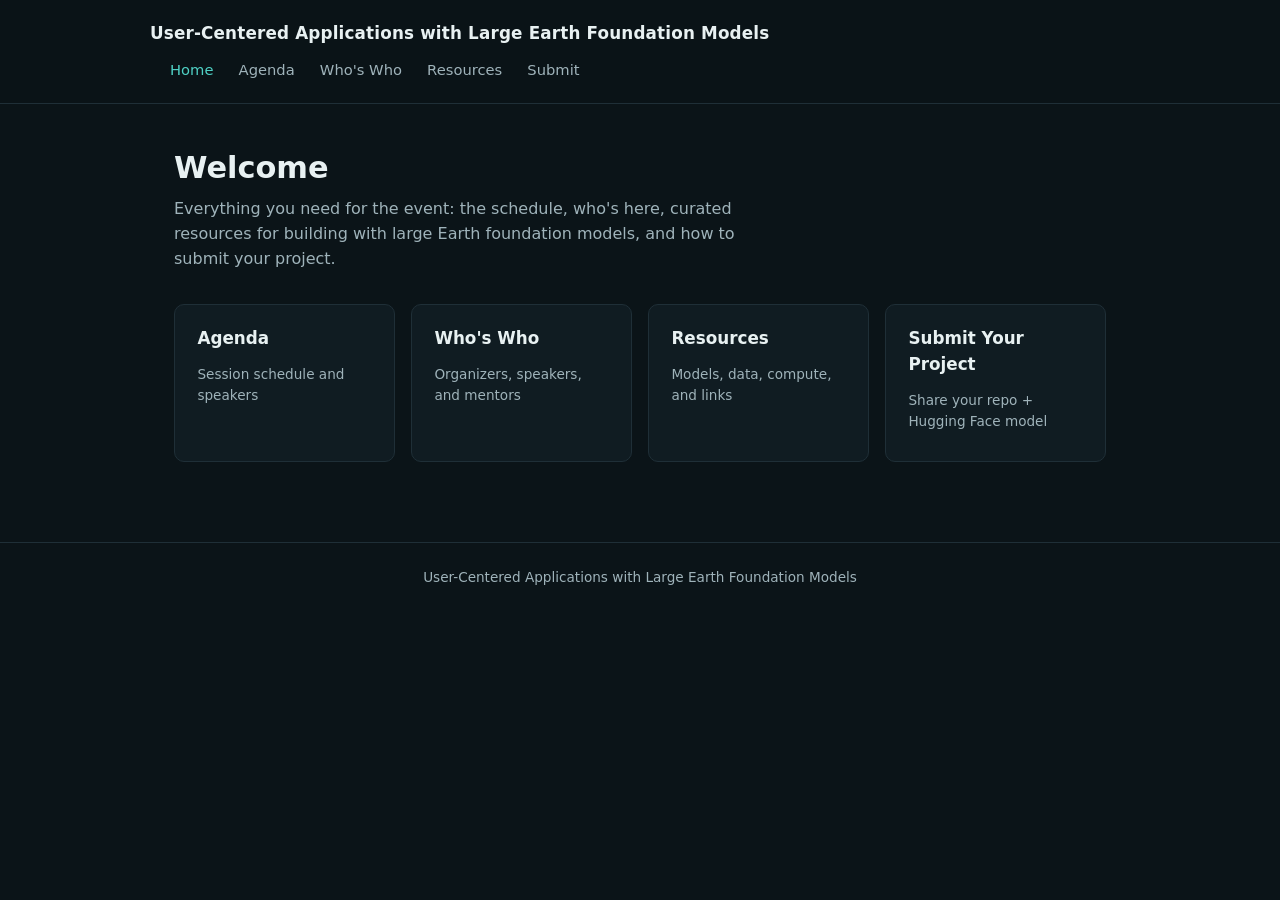
<file: docs/index.html>
<!DOCTYPE html>
<html lang="en">
<head>
<meta charset="UTF-8">
<meta name="viewport" content="width=device-width, initial-scale=1.0">
<title>User-Centered Applications with Large Earth Foundation Models</title>
<link rel="stylesheet" href="assets/style.css">
</head>
<body>
<header class="site-header">
  <div class="inner">
    <h1>User-Centered Applications with Large Earth Foundation Models</h1>
    <nav class="site-nav">
      <a href="index.html" class="active">Home</a>
      <a href="agenda.html">Agenda</a>
      <a href="who-is-who.html">Who's Who</a>
      <a href="resources.html">Resources</a>
      <a href="submit.html">Submit</a>
    </nav>
  </div>
</header>
<main>
  <h2 class="page-title">Welcome</h2>
  <p class="page-lede">
    Everything you need for the event: the schedule, who's here, curated
    resources for building with large Earth foundation models, and how to
    submit your project.
  </p>

  <div class="grid">
    <a class="card" href="agenda.html" style="text-decoration:none;color:inherit">
      <h3>Agenda</h3>
      <p class="meta">Session schedule and speakers</p>
    </a>
    <a class="card" href="who-is-who.html" style="text-decoration:none;color:inherit">
      <h3>Who's Who</h3>
      <p class="meta">Organizers, speakers, and mentors</p>
    </a>
    <a class="card" href="resources.html" style="text-decoration:none;color:inherit">
      <h3>Resources</h3>
      <p class="meta">Models, data, compute, and links</p>
    </a>
    <a class="card" href="submit.html" style="text-decoration:none;color:inherit">
      <h3>Submit Your Project</h3>
      <p class="meta">Share your repo + Hugging Face model</p>
    </a>
  </div>
</main>
<footer>User-Centered Applications with Large Earth Foundation Models</footer>
</body>
</html>
</file>
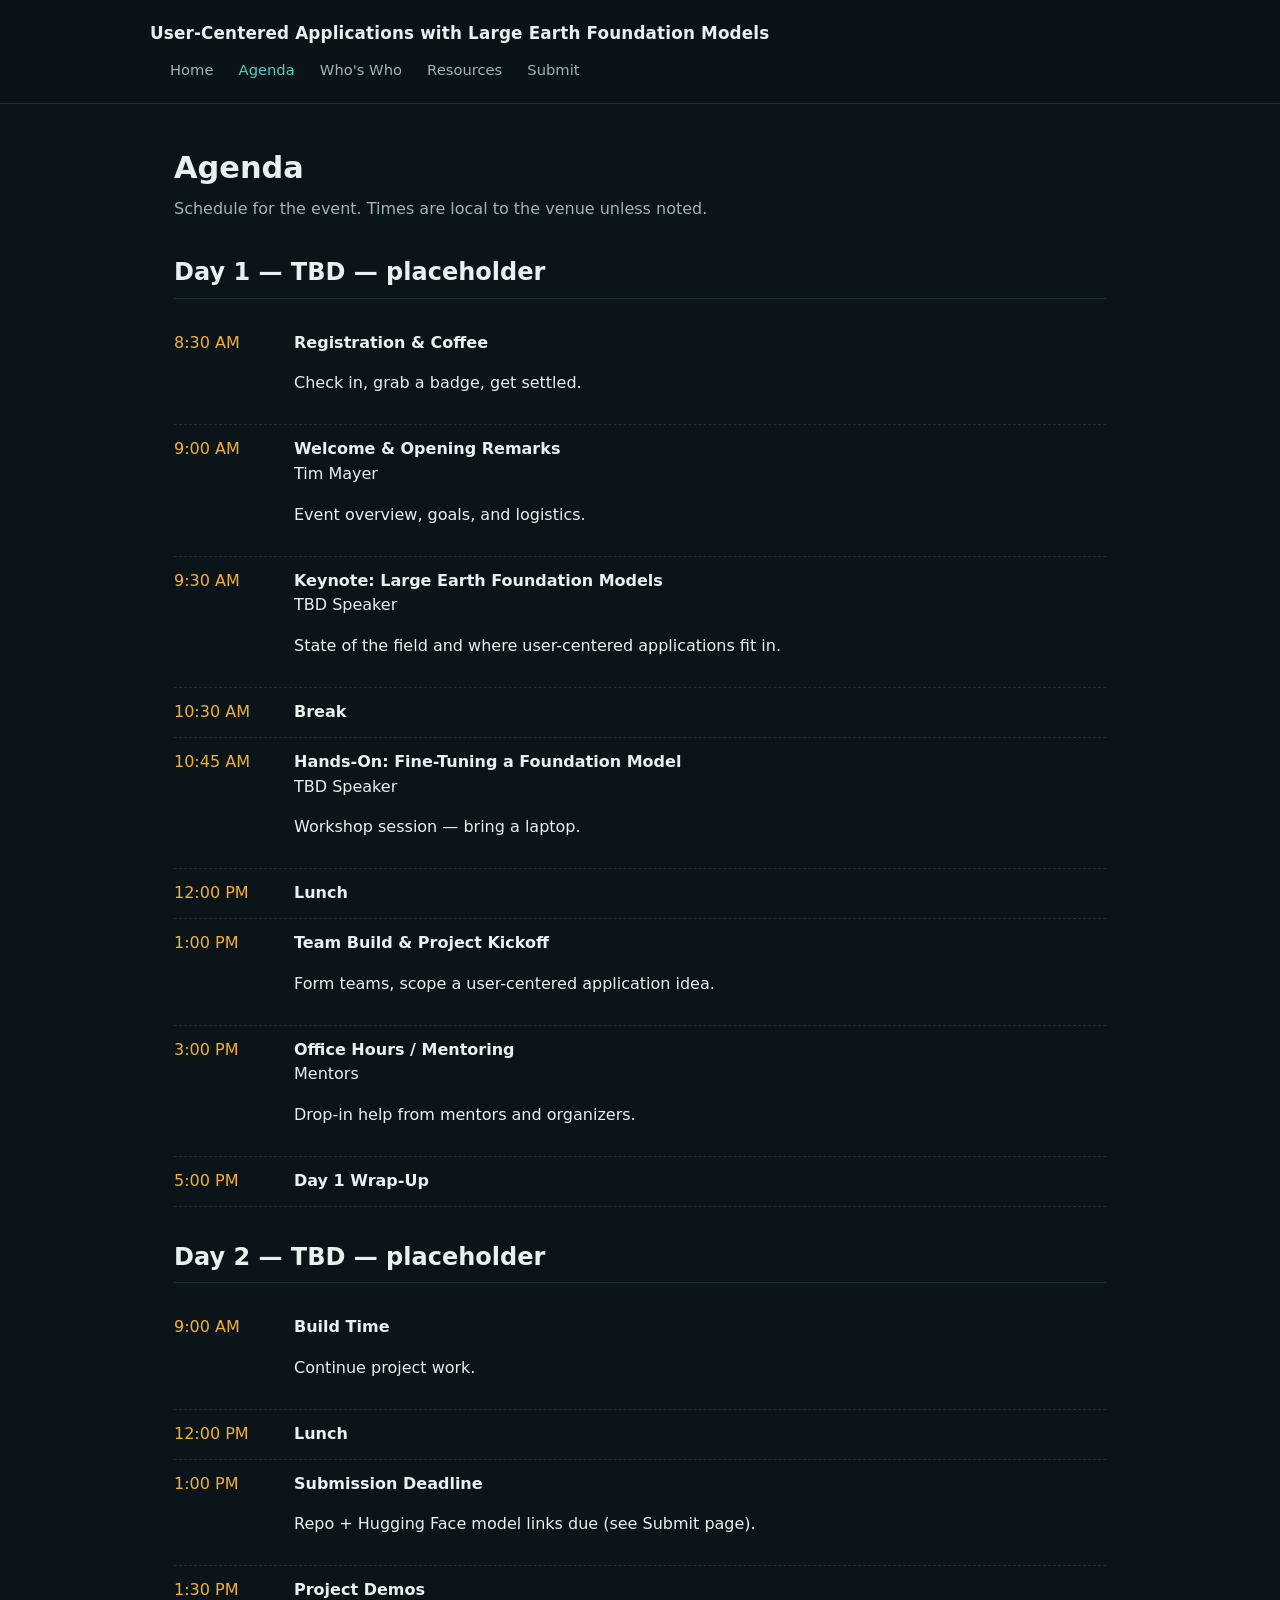
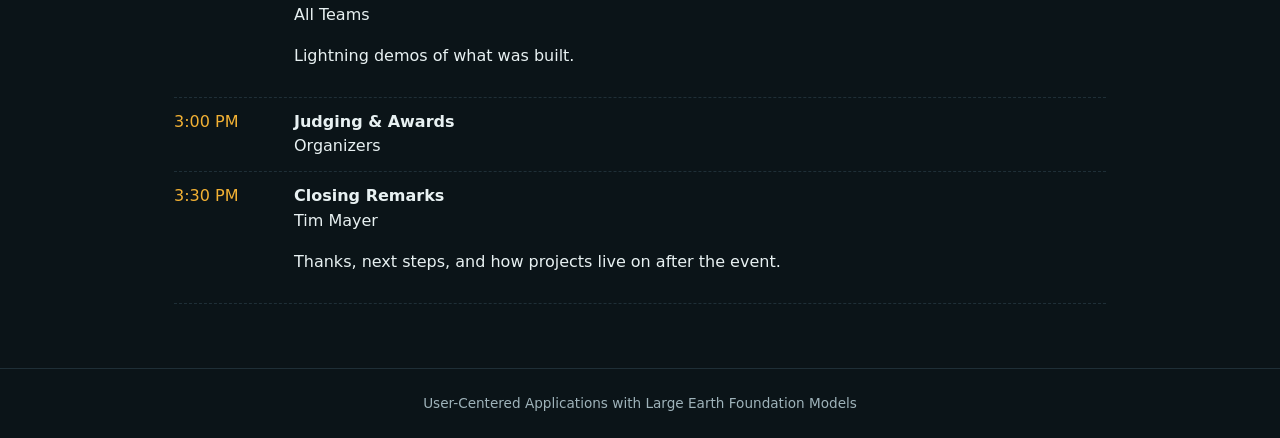
<file: docs/agenda.html>
<!DOCTYPE html>
<html lang="en">
<head>
<meta charset="UTF-8">
<meta name="viewport" content="width=device-width, initial-scale=1.0">
<title>Agenda — UCALEFM</title>
<link rel="stylesheet" href="assets/style.css">
</head>
<body>
<header class="site-header">
  <div class="inner">
    <h1>User-Centered Applications with Large Earth Foundation Models</h1>
    <nav class="site-nav">
      <a href="index.html">Home</a>
      <a href="agenda.html" class="active">Agenda</a>
      <a href="who-is-who.html">Who's Who</a>
      <a href="resources.html">Resources</a>
      <a href="submit.html">Submit</a>
    </nav>
  </div>
</header>
<main>
  <h2 class="page-title">Agenda</h2>
  <p class="page-lede">Schedule for the event. Times are local to the venue unless noted.</p>
  <div id="agenda"></div>
</main>
<footer>User-Centered Applications with Large Earth Foundation Models</footer>
<script src="assets/app.js"></script>
<script>renderAgenda("agenda");</script>
</body>
</html>
</file>
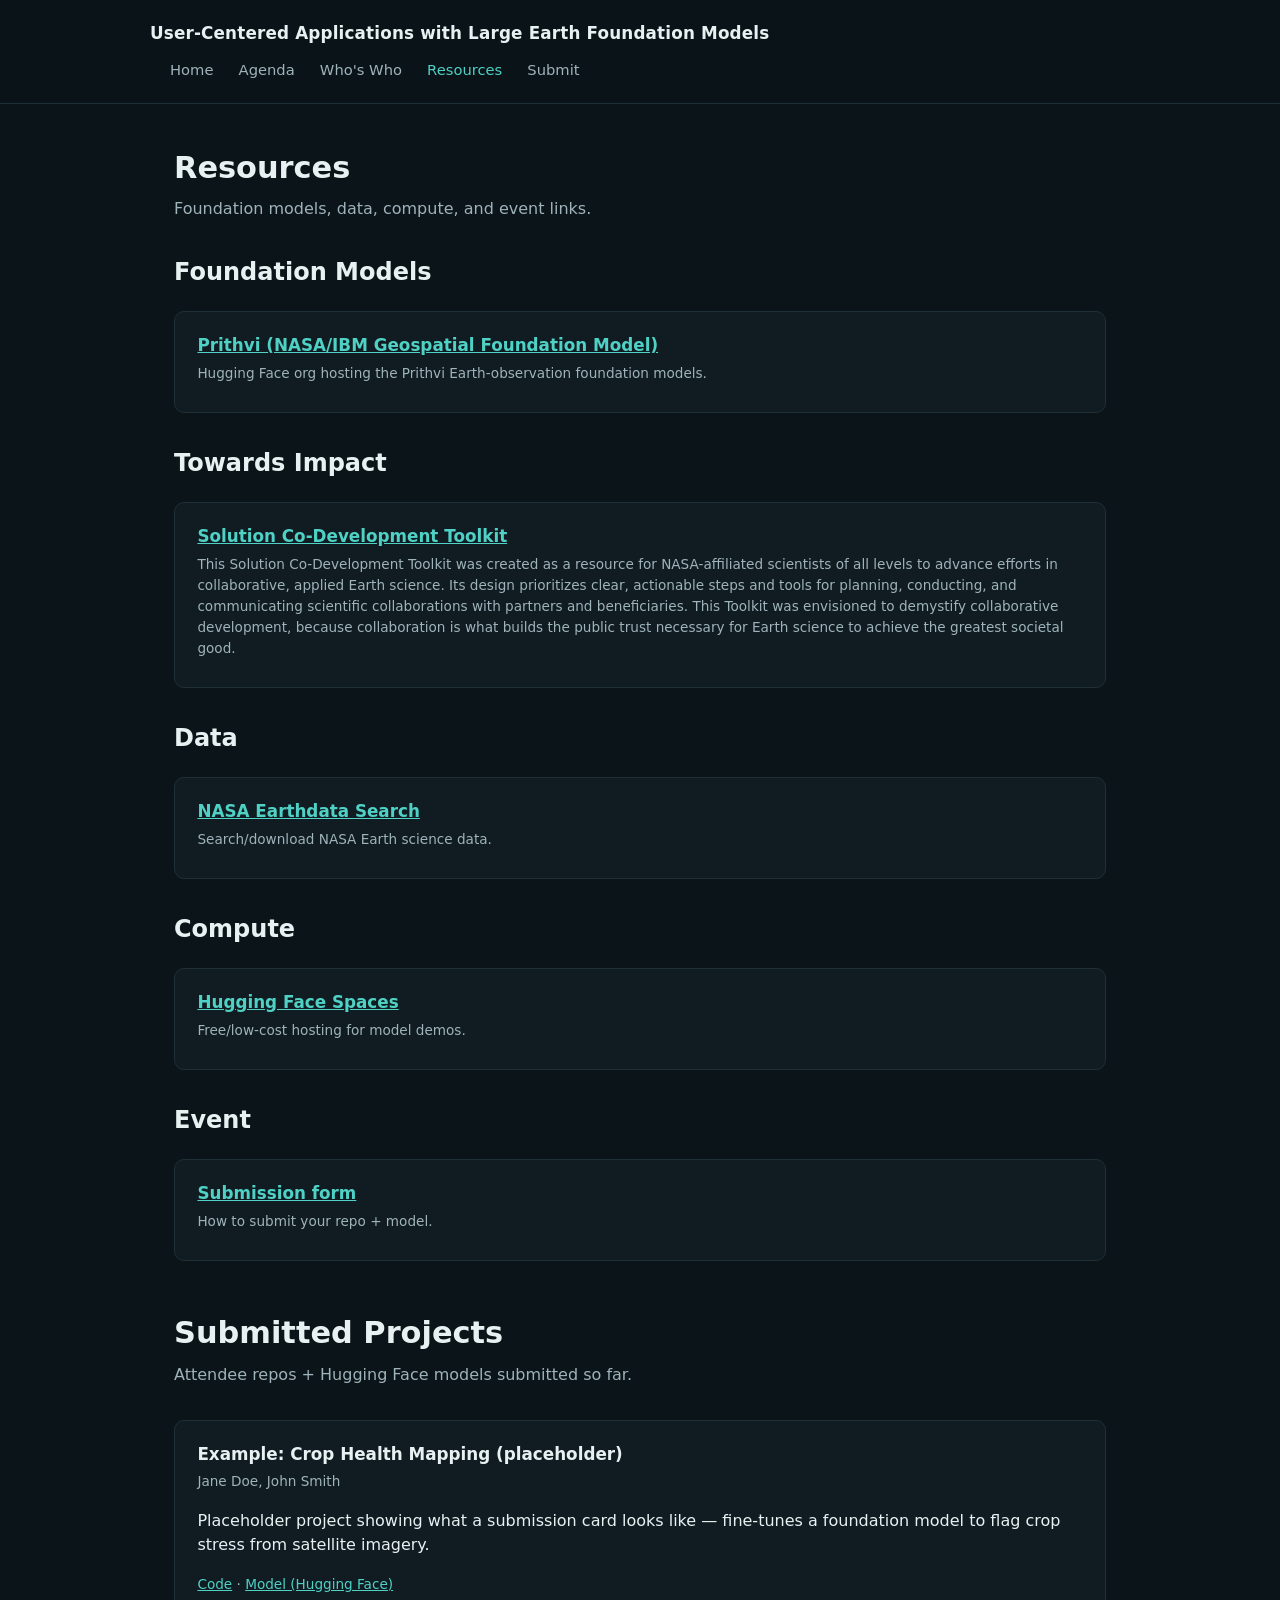
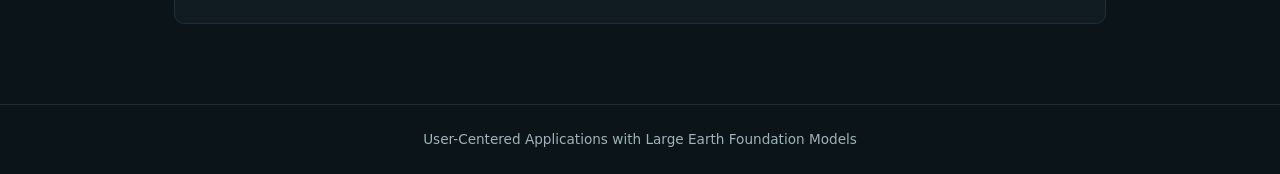
<file: docs/resources.html>
<!DOCTYPE html>
<html lang="en">
<head>
<meta charset="UTF-8">
<meta name="viewport" content="width=device-width, initial-scale=1.0">
<title>Resources — UCALEFM</title>
<link rel="stylesheet" href="assets/style.css">
</head>
<body>
<header class="site-header">
  <div class="inner">
    <h1>User-Centered Applications with Large Earth Foundation Models</h1>
    <nav class="site-nav">
      <a href="index.html">Home</a>
      <a href="agenda.html">Agenda</a>
      <a href="who-is-who.html">Who's Who</a>
      <a href="resources.html" class="active">Resources</a>
      <a href="submit.html">Submit</a>
    </nav>
  </div>
</header>
<main>
  <h2 class="page-title">Resources</h2>
  <p class="page-lede">Foundation models, data, compute, and event links.</p>
  <div id="resources"></div>

  <h2 class="page-title" style="margin-top:3rem">Submitted Projects</h2>
  <p class="page-lede">Attendee repos + Hugging Face models submitted so far.</p>
  <div id="submissions"></div>
</main>
<footer>User-Centered Applications with Large Earth Foundation Models</footer>
<script src="assets/app.js"></script>
<script>
  renderResources("resources");
  renderSubmissions("submissions");
</script>
</body>
</html>
</file>
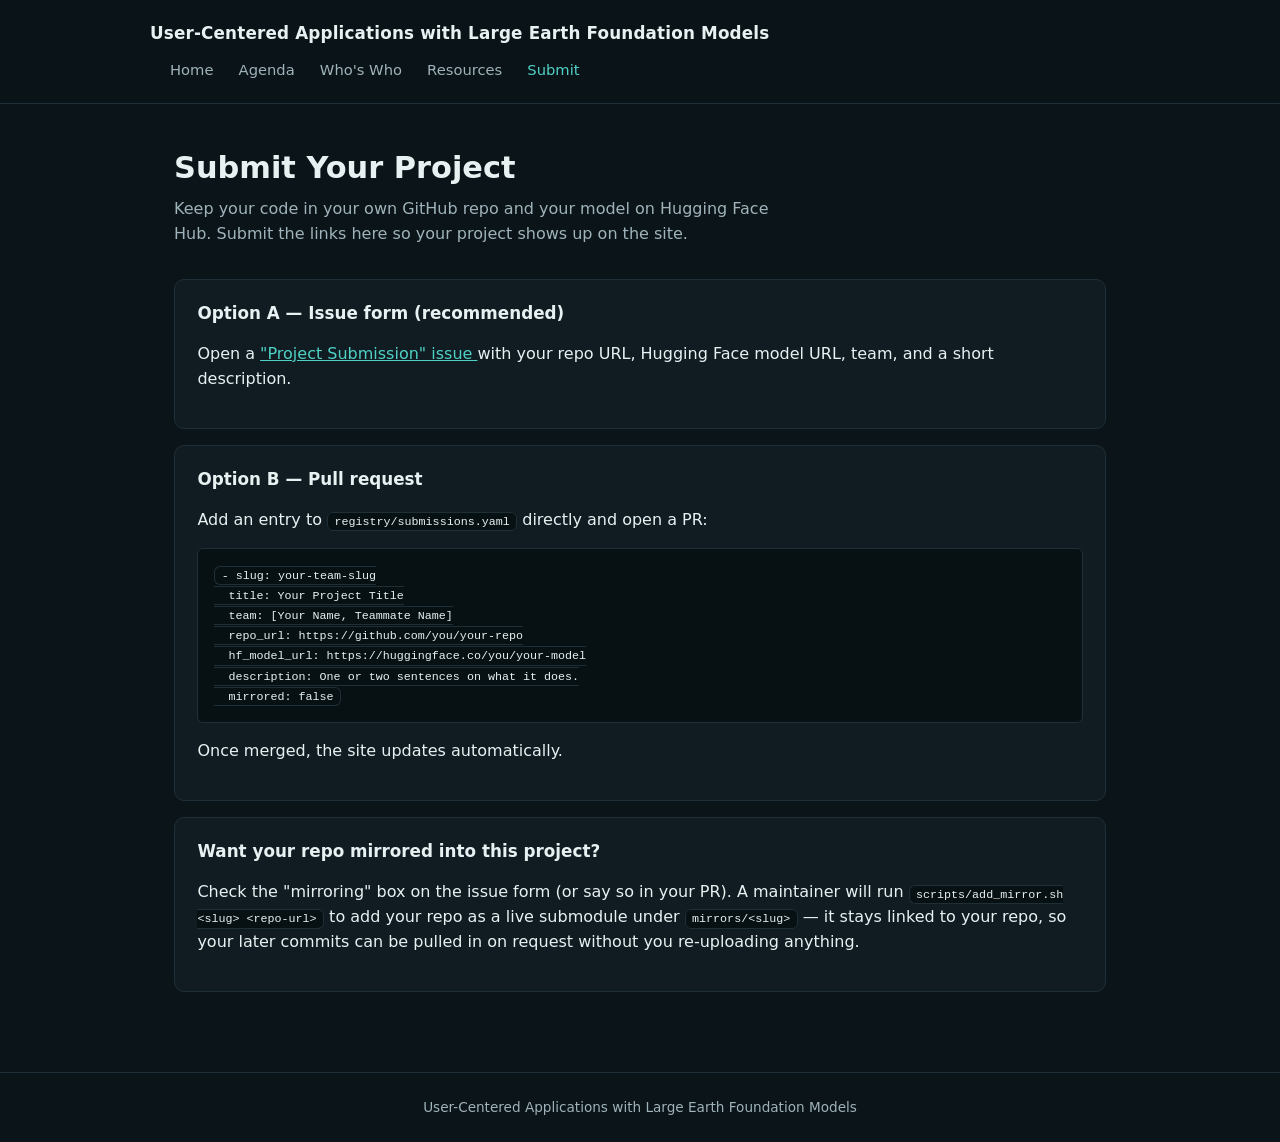
<file: docs/submit.html>
<!DOCTYPE html>
<html lang="en">
<head>
<meta charset="UTF-8">
<meta name="viewport" content="width=device-width, initial-scale=1.0">
<title>Submit — UCALEFM</title>
<link rel="stylesheet" href="assets/style.css">
</head>
<body>
<header class="site-header">
  <div class="inner">
    <h1>User-Centered Applications with Large Earth Foundation Models</h1>
    <nav class="site-nav">
      <a href="index.html">Home</a>
      <a href="agenda.html">Agenda</a>
      <a href="who-is-who.html">Who's Who</a>
      <a href="resources.html">Resources</a>
      <a href="submit.html" class="active">Submit</a>
    </nav>
  </div>
</header>
<main>
  <h2 class="page-title">Submit Your Project</h2>
  <p class="page-lede">
    Keep your code in your own GitHub repo and your model on Hugging Face Hub.
    Submit the links here so your project shows up on the site.
  </p>

  <div class="card">
    <h3>Option A — Issue form (recommended)</h3>
    <p>Open a
      <a href="https://github.com/mayert1/User-Centered-Applications-with-Large-Earth-Foundation-Models/issues/new?template=submission.yml">
        "Project Submission" issue
      </a>
      with your repo URL, Hugging Face model URL, team, and a short description.
    </p>
  </div>

  <div class="card">
    <h3>Option B — Pull request</h3>
    <p>Add an entry to
      <code>registry/submissions.yaml</code> directly and open a PR:</p>
    <pre><code>- slug: your-team-slug
  title: Your Project Title
  team: [Your Name, Teammate Name]
  repo_url: https://github.com/you/your-repo
  hf_model_url: https://huggingface.co/you/your-model
  description: One or two sentences on what it does.
  mirrored: false</code></pre>
    <p>Once merged, the site updates automatically.</p>
  </div>

  <div class="card">
    <h3>Want your repo mirrored into this project?</h3>
    <p>
      Check the "mirroring" box on the issue form (or say so in your PR).
      A maintainer will run <code>scripts/add_mirror.sh &lt;slug&gt; &lt;repo-url&gt;</code>
      to add your repo as a live submodule under <code>mirrors/&lt;slug&gt;</code> —
      it stays linked to your repo, so your later commits can be pulled in on
      request without you re-uploading anything.
    </p>
  </div>
</main>
<footer>User-Centered Applications with Large Earth Foundation Models</footer>
</body>
</html>
</file>
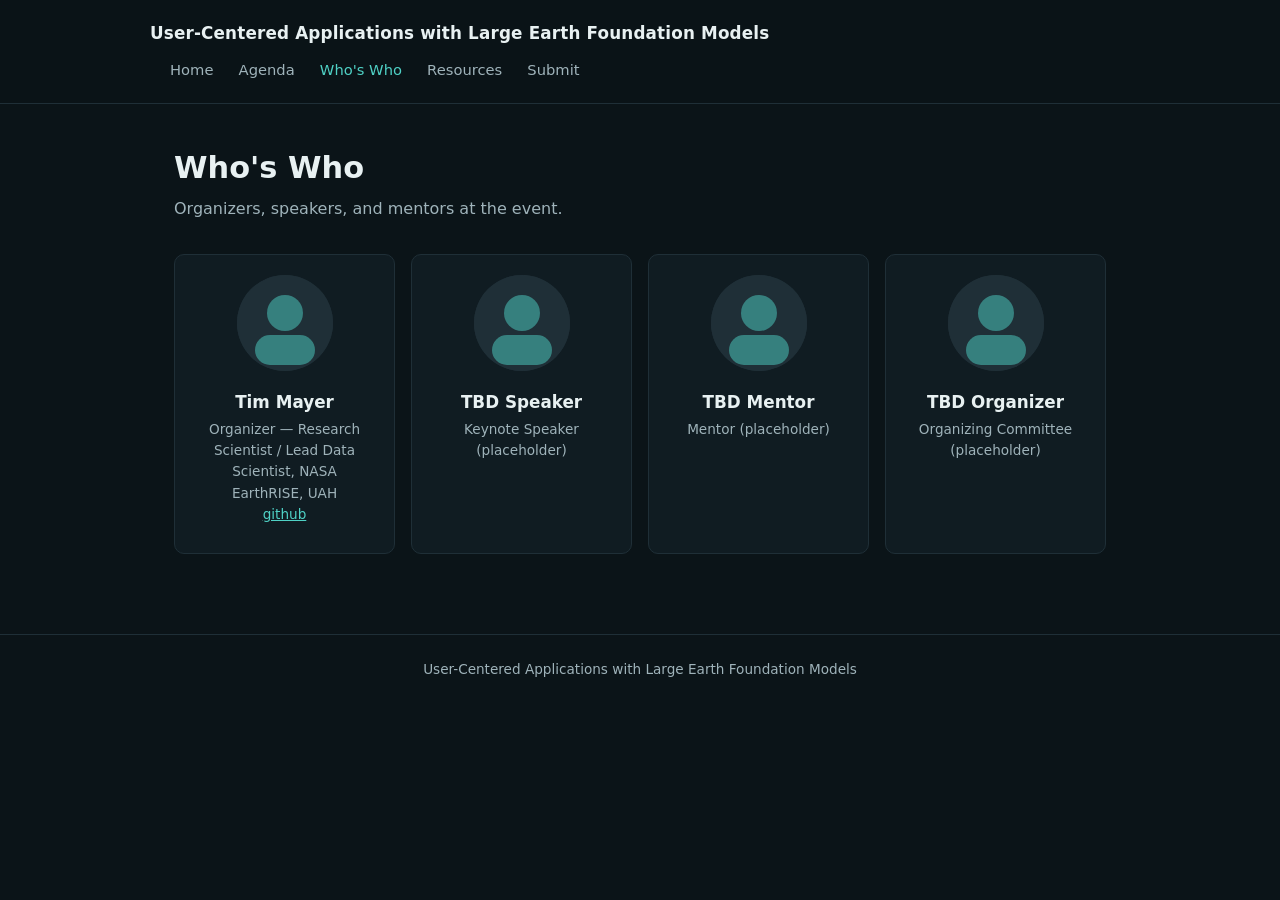
<file: docs/who-is-who.html>
<!DOCTYPE html>
<html lang="en">
<head>
<meta charset="UTF-8">
<meta name="viewport" content="width=device-width, initial-scale=1.0">
<title>Who's Who — UCALEFM</title>
<link rel="stylesheet" href="assets/style.css">
</head>
<body>
<header class="site-header">
  <div class="inner">
    <h1>User-Centered Applications with Large Earth Foundation Models</h1>
    <nav class="site-nav">
      <a href="index.html">Home</a>
      <a href="agenda.html">Agenda</a>
      <a href="who-is-who.html" class="active">Who's Who</a>
      <a href="resources.html">Resources</a>
      <a href="submit.html">Submit</a>
    </nav>
  </div>
</header>
<main>
  <h2 class="page-title">Who's Who</h2>
  <p class="page-lede">Organizers, speakers, and mentors at the event.</p>
  <div id="people"></div>
</main>
<footer>User-Centered Applications with Large Earth Foundation Models</footer>
<script src="assets/app.js"></script>
<script>renderPeople("people");</script>
</body>
</html>
</file>
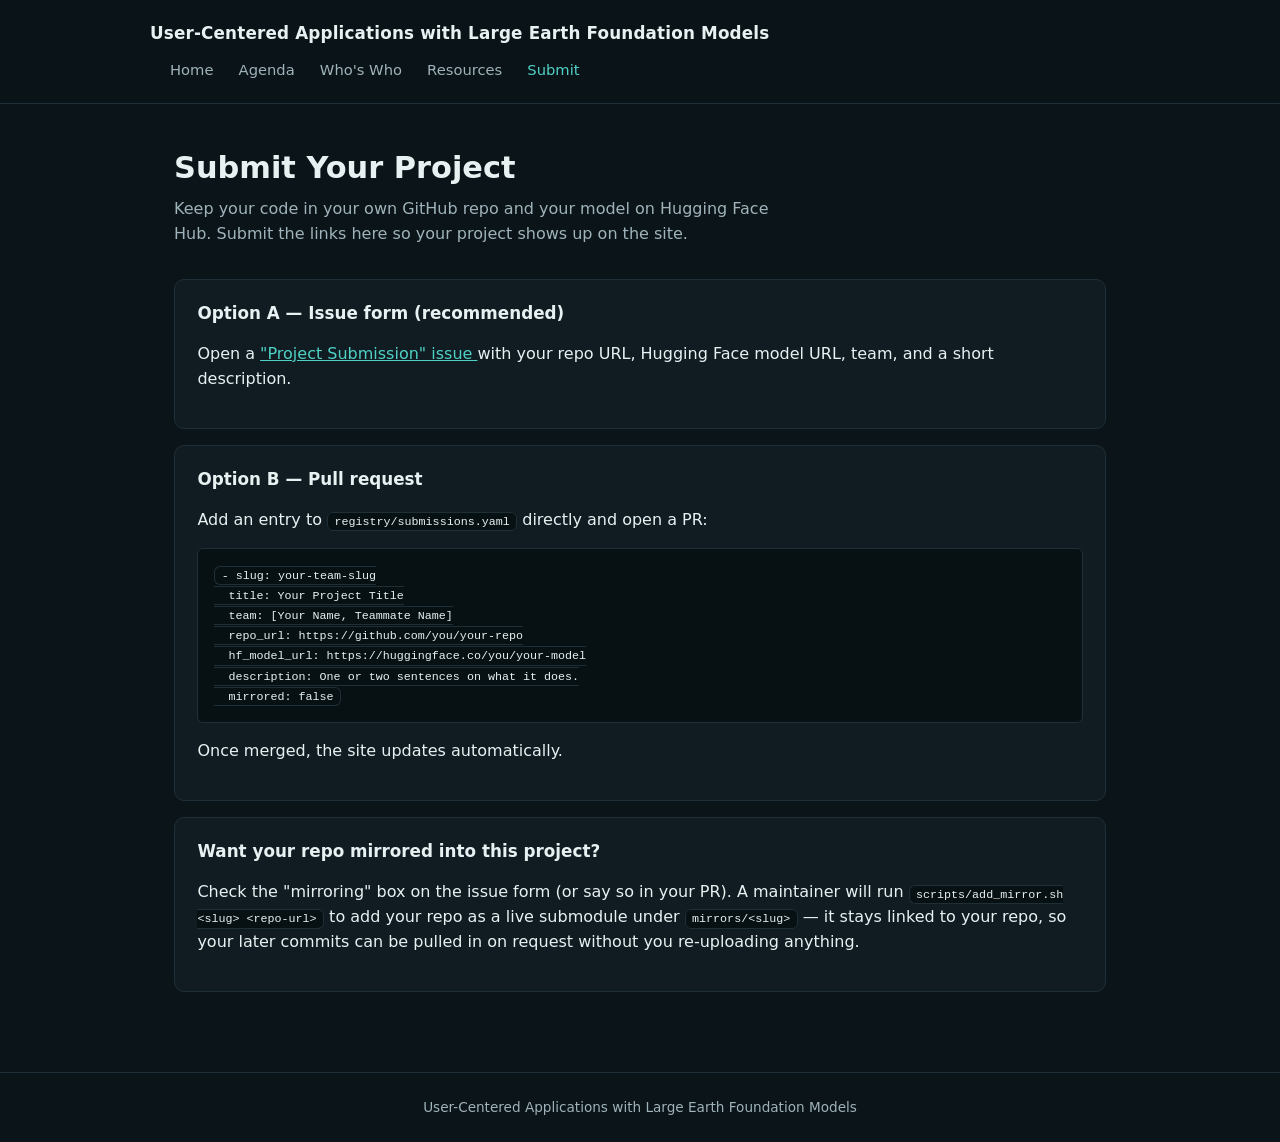
<file: ucalefm/ucalefm/docs/submit.html>
<!DOCTYPE html>
<html lang="en">
<head>
<meta charset="UTF-8">
<meta name="viewport" content="width=device-width, initial-scale=1.0">
<title>Submit — UCALEFM</title>
<link rel="stylesheet" href="assets/style.css">
</head>
<body>
<header class="site-header">
  <div class="inner">
    <h1>User-Centered Applications with Large Earth Foundation Models</h1>
    <nav class="site-nav">
      <a href="index.html">Home</a>
      <a href="agenda.html">Agenda</a>
      <a href="who-is-who.html">Who's Who</a>
      <a href="resources.html">Resources</a>
      <a href="submit.html" class="active">Submit</a>
    </nav>
  </div>
</header>
<main>
  <h2 class="page-title">Submit Your Project</h2>
  <p class="page-lede">
    Keep your code in your own GitHub repo and your model on Hugging Face Hub.
    Submit the links here so your project shows up on the site.
  </p>

  <div class="card">
    <h3>Option A — Issue form (recommended)</h3>
    <p>Open a
      <a href="https://github.com/REPLACE_ORG/REPLACE_REPO/issues/new?template=submission.yml">
        "Project Submission" issue
      </a>
      with your repo URL, Hugging Face model URL, team, and a short description.
    </p>
  </div>

  <div class="card">
    <h3>Option B — Pull request</h3>
    <p>Add an entry to
      <code>registry/submissions.yaml</code> directly and open a PR:</p>
    <pre><code>- slug: your-team-slug
  title: Your Project Title
  team: [Your Name, Teammate Name]
  repo_url: https://github.com/you/your-repo
  hf_model_url: https://huggingface.co/you/your-model
  description: One or two sentences on what it does.
  mirrored: false</code></pre>
    <p>Once merged, the site updates automatically.</p>
  </div>

  <div class="card">
    <h3>Want your repo mirrored into this project?</h3>
    <p>
      Check the "mirroring" box on the issue form (or say so in your PR).
      A maintainer will run <code>scripts/add_mirror.sh &lt;slug&gt; &lt;repo-url&gt;</code>
      to add your repo as a live submodule under <code>mirrors/&lt;slug&gt;</code> —
      it stays linked to your repo, so your later commits can be pulled in on
      request without you re-uploading anything.
    </p>
  </div>
</main>
<footer>User-Centered Applications with Large Earth Foundation Models</footer>
</body>
</html>
</file>
<file: docs/assets/style.css>
:root {
  --bg: #0b1418;
  --bg-panel: #101c22;
  --text: #e8f1f2;
  --text-dim: #9fb3ba;
  --accent: #4fd1c5;
  --accent-2: #f2b134;
  --border: #1f2f37;
  --radius: 10px;
  --max-width: 980px;
}

* { box-sizing: border-box; }

body {
  margin: 0;
  background: var(--bg);
  color: var(--text);
  font-family: "Segoe UI", system-ui, -apple-system, sans-serif;
  line-height: 1.55;
}

a { color: var(--accent); }
a:hover { color: var(--accent-2); }

header.site-header {
  border-bottom: 1px solid var(--border);
  padding: 1.25rem 1.5rem;
  position: sticky;
  top: 0;
  background: rgba(11, 20, 24, 0.92);
  backdrop-filter: blur(6px);
  z-index: 10;
}

header.site-header .inner {
  max-width: var(--max-width);
  margin: 0 auto;
  display: flex;
  align-items: center;
  justify-content: space-between;
  flex-wrap: wrap;
  gap: 0.75rem;
}

header.site-header h1 {
  font-size: 1.05rem;
  margin: 0;
  font-weight: 600;
  letter-spacing: 0.01em;
}

nav.site-nav a {
  color: var(--text-dim);
  text-decoration: none;
  margin-left: 1.25rem;
  font-size: 0.92rem;
  font-weight: 500;
}

nav.site-nav a:hover,
nav.site-nav a.active {
  color: var(--accent);
}

main {
  max-width: var(--max-width);
  margin: 0 auto;
  padding: 2.5rem 1.5rem 4rem;
}

.page-title {
  font-size: 1.9rem;
  margin: 0 0 0.4rem;
}

.page-lede {
  color: var(--text-dim);
  margin: 0 0 2rem;
  max-width: 60ch;
}

.card {
  background: var(--bg-panel);
  border: 1px solid var(--border);
  border-radius: var(--radius);
  padding: 1.25rem 1.4rem;
  margin-bottom: 1rem;
}

.card h3 { margin: 0 0 0.3rem; font-size: 1.05rem; }
.card .meta { color: var(--text-dim); font-size: 0.85rem; margin-bottom: 0.5rem; }

.grid {
  display: grid;
  grid-template-columns: repeat(auto-fill, minmax(220px, 1fr));
  gap: 1rem;
}

.person-card {
  text-align: center;
}

.person-card img {
  width: 96px;
  height: 96px;
  border-radius: 50%;
  object-fit: cover;
  background: var(--border);
  margin-bottom: 0.6rem;
}

.person-card .role {
  color: var(--text-dim);
  font-size: 0.85rem;
}

.pill {
  display: inline-block;
  background: rgba(79, 209, 197, 0.12);
  color: var(--accent);
  border-radius: 999px;
  padding: 0.15rem 0.6rem;
  font-size: 0.75rem;
  margin-right: 0.4rem;
}

.agenda-day h2 {
  margin-top: 2rem;
  border-bottom: 1px solid var(--border);
  padding-bottom: 0.4rem;
}

.agenda-item {
  display: flex;
  gap: 1rem;
  padding: 0.75rem 0;
  border-bottom: 1px dashed var(--border);
}

.agenda-item .time {
  color: var(--accent-2);
  font-variant-numeric: tabular-nums;
  min-width: 6.5rem;
  flex-shrink: 0;
}

.resource-category h2 {
  margin-top: 2rem;
}

.empty-state {
  color: var(--text-dim);
  font-style: italic;
  padding: 1rem 0;
}

code, pre {
  background: #071013;
  border: 1px solid var(--border);
  border-radius: 6px;
}

code { padding: 0.1rem 0.4rem; font-size: 0.9em; }

pre {
  padding: 1rem;
  overflow-x: auto;
}

footer {
  border-top: 1px solid var(--border);
  color: var(--text-dim);
  font-size: 0.85rem;
  text-align: center;
  padding: 1.5rem;
}
</file>
<file: ucalefm/ucalefm/docs/assets/style.css>
:root {
  --bg: #0b1418;
  --bg-panel: #101c22;
  --text: #e8f1f2;
  --text-dim: #9fb3ba;
  --accent: #4fd1c5;
  --accent-2: #f2b134;
  --border: #1f2f37;
  --radius: 10px;
  --max-width: 980px;
}

* { box-sizing: border-box; }

body {
  margin: 0;
  background: var(--bg);
  color: var(--text);
  font-family: "Segoe UI", system-ui, -apple-system, sans-serif;
  line-height: 1.55;
}

a { color: var(--accent); }
a:hover { color: var(--accent-2); }

header.site-header {
  border-bottom: 1px solid var(--border);
  padding: 1.25rem 1.5rem;
  position: sticky;
  top: 0;
  background: rgba(11, 20, 24, 0.92);
  backdrop-filter: blur(6px);
  z-index: 10;
}

header.site-header .inner {
  max-width: var(--max-width);
  margin: 0 auto;
  display: flex;
  align-items: center;
  justify-content: space-between;
  flex-wrap: wrap;
  gap: 0.75rem;
}

header.site-header h1 {
  font-size: 1.05rem;
  margin: 0;
  font-weight: 600;
  letter-spacing: 0.01em;
}

nav.site-nav a {
  color: var(--text-dim);
  text-decoration: none;
  margin-left: 1.25rem;
  font-size: 0.92rem;
  font-weight: 500;
}

nav.site-nav a:hover,
nav.site-nav a.active {
  color: var(--accent);
}

main {
  max-width: var(--max-width);
  margin: 0 auto;
  padding: 2.5rem 1.5rem 4rem;
}

.page-title {
  font-size: 1.9rem;
  margin: 0 0 0.4rem;
}

.page-lede {
  color: var(--text-dim);
  margin: 0 0 2rem;
  max-width: 60ch;
}

.card {
  background: var(--bg-panel);
  border: 1px solid var(--border);
  border-radius: var(--radius);
  padding: 1.25rem 1.4rem;
  margin-bottom: 1rem;
}

.card h3 { margin: 0 0 0.3rem; font-size: 1.05rem; }
.card .meta { color: var(--text-dim); font-size: 0.85rem; margin-bottom: 0.5rem; }

.grid {
  display: grid;
  grid-template-columns: repeat(auto-fill, minmax(220px, 1fr));
  gap: 1rem;
}

.person-card {
  text-align: center;
}

.person-card img {
  width: 96px;
  height: 96px;
  border-radius: 50%;
  object-fit: cover;
  background: var(--border);
  margin-bottom: 0.6rem;
}

.person-card .role {
  color: var(--text-dim);
  font-size: 0.85rem;
}

.pill {
  display: inline-block;
  background: rgba(79, 209, 197, 0.12);
  color: var(--accent);
  border-radius: 999px;
  padding: 0.15rem 0.6rem;
  font-size: 0.75rem;
  margin-right: 0.4rem;
}

.agenda-day h2 {
  margin-top: 2rem;
  border-bottom: 1px solid var(--border);
  padding-bottom: 0.4rem;
}

.agenda-item {
  display: flex;
  gap: 1rem;
  padding: 0.75rem 0;
  border-bottom: 1px dashed var(--border);
}

.agenda-item .time {
  color: var(--accent-2);
  font-variant-numeric: tabular-nums;
  min-width: 6.5rem;
  flex-shrink: 0;
}

.resource-category h2 {
  margin-top: 2rem;
}

.empty-state {
  color: var(--text-dim);
  font-style: italic;
  padding: 1rem 0;
}

code, pre {
  background: #071013;
  border: 1px solid var(--border);
  border-radius: 6px;
}

code { padding: 0.1rem 0.4rem; font-size: 0.9em; }

pre {
  padding: 1rem;
  overflow-x: auto;
}

footer {
  border-top: 1px solid var(--border);
  color: var(--text-dim);
  font-size: 0.85rem;
  text-align: center;
  padding: 1.5rem;
}
</file>
